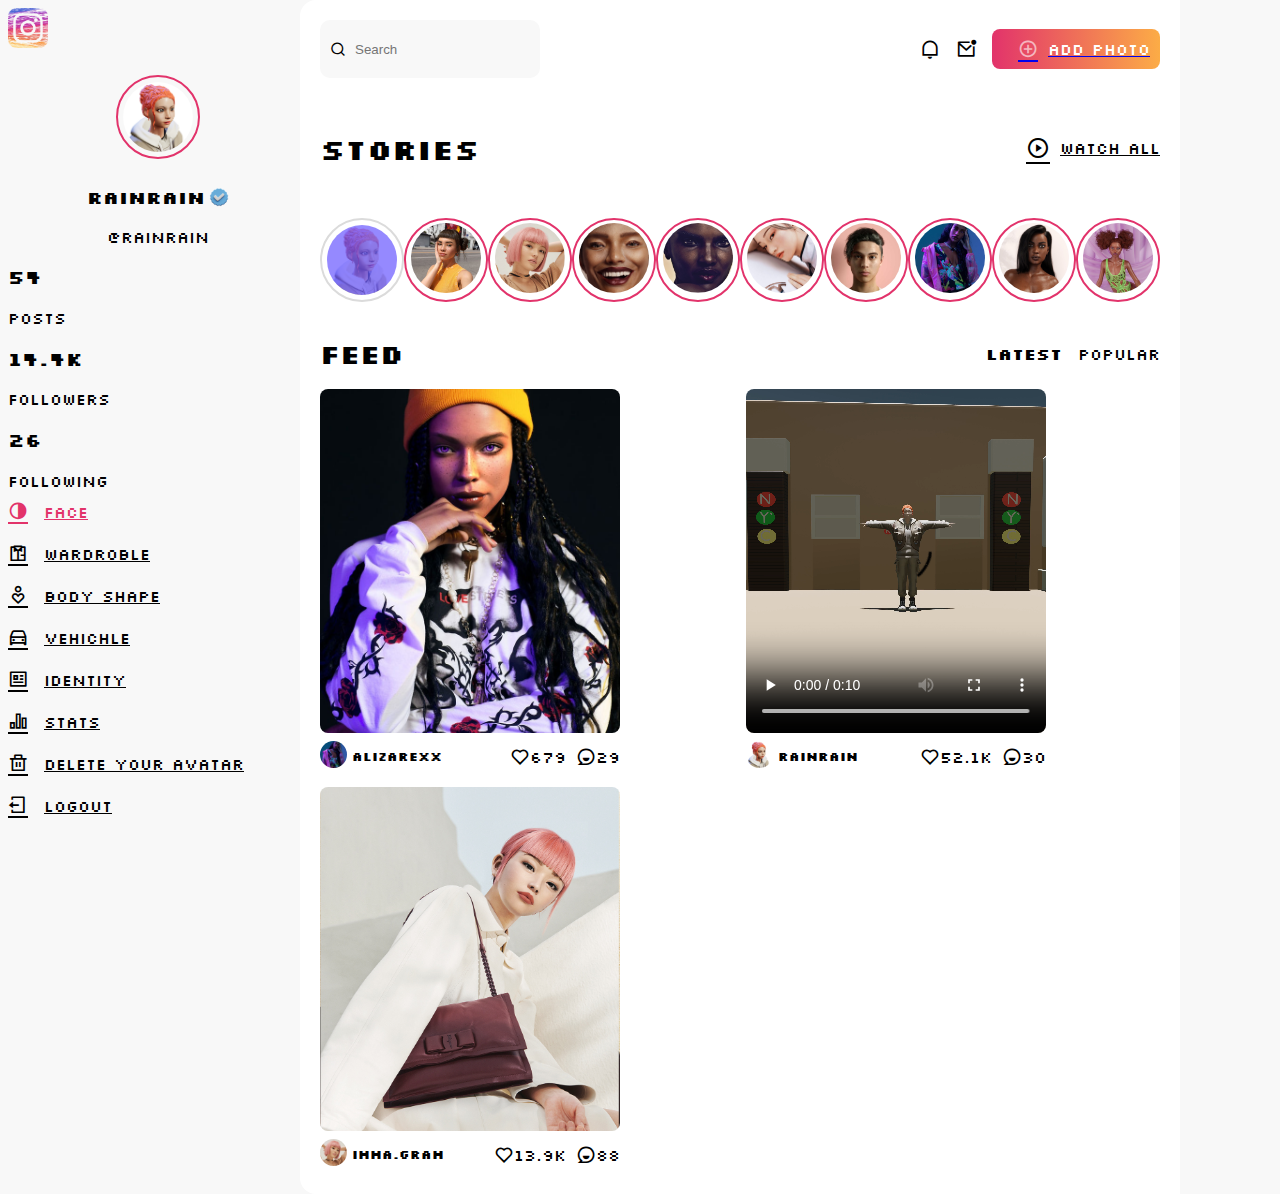
<file: index.html>
<!DOCTYPE html>
<html lang="en">
  <head>
    <title>The Title Of Your Page</title>
    <meta charset="utf-8">
    <meta http-equiv="X-UA-Compatible" content="IE=edge">
    <meta name="viewport" content="width=device-width, initial-scale=1">
		<link rel="stylesheet" type="text/css" href="css/style.css">
        <link rel="stylesheet" type="text/css" href="fonts/remixicon.css">
        <title>Instagram Redesign Desktop</title>
  </head>  
  <body>
    <!-- Your content will go here -->
    <div class="sidebar">
        <a href="#" class="logo">
            <img src="img/logo.png" alt="">
        </a>
    <!-- profile image -->
        <div class="profile">
            <div class="profile-img">
                <img src="img/profile.png" alt="">
            </div>
            <div class="name">
                <h1>Rainrain</h1>
                <img src="img/verify.png" alt="">
            </div>
           <span>@Rainrain</span> 
        </div>
        <div class="about">
            <!-- box1 -->
            <div class="box"></div>
            <h3>54</h3>
            <span>Posts</span>
        </div>
        <div class="about">
            <!-- box2 -->
            <div class="box"></div>
            <h3>14.4k</h3>
            <span>Followers</span>
        </div>
        <div class="about">
            <!-- box3 -->
            <div class="box"></div>
            <h3>26</h3>
            <span>Following</span>
        </div>
        <!-- menu -->
        <div class="menu">
    
          <a href="#" class="active">
              
              <span class="icon">
                <i class="ri-contrast-fill"></i>
              </span>
              face
          </a>
          <a href="#">
              <span class="icon">
                <i class="ri-shirt-line"></i>
              </span>
              wardroble
          </a>

          <a href="#">
            <span class="icon">
                <i class="ri-empathize-line"></i>
            </span>
            body shape
        </a>

        <a href="#">
            <span class="icon">
                <i class="ri-car-line"></i>
            </span>
            Vehichle
        </a>

        <a href="#">
            <span class="icon">
                <i class="ri-profile-line"></i>
            </span>
            Identity
        </a>

        <a href="#">
            <span class="icon">
                <i class="ri-bar-chart-2-line"></i>
            </span>
            Stats
        </a>
         
         <a href="#">
              <span class="icon">
                <i class="ri-delete-bin-line"></i>
              </span>
              Delete your avatar 
          </a>

          <a href="#">
            <span class="icon">
                <i class="ri-logout-box-line"></i>
            </span>
            Logout
        </a>
    </div>
    </div>
    <div class="main-home">
    <!-- Header -->
        <div class="header">
            <!-- search -->
            <div class="search">
                    <i class="ri-search-line"></i>
                    <input type="text" placeholder="Search">

                </div>
                <!-- content -->
                <div class="header-content">
                    <i class="ri-notification-line"></i>
                    <i class="ri-mail-unread-line"></i>
                    <!-- button -->
                    <a href="#" class="btn">
                        <i class="ri-add-circle-line"></i>
                        <div class="btn-text">Add Photo</div>
                    </a>
                </div>
            </div>
            <!-- Stories -->
            <div class="stories-title">
                <h1>Stories</h1>
                <a href="#" class="btn">
                    <i class="ri-play-circle-line"></i>
                    <div class="text">Watch all</div>
                </a>
            </div>
            <!-- stories content -->
            <div class="stories">
                <!-- sotries 1  -->
                <div class="stories-img color">
                    <img src="img/profile.png" alt="">
                    <div class="add"></div>
                </div>
                 <!-- sotries 2  -->
                 <div class="stories-img ">
                    <a href="page1.html" class="">
                        <img src="img/profile2.png" alt="">
                    </a>
                </div>
                 <!-- sotries 3  -->
                 <div class="stories-img ">
                    <a href="page2.html" class="">
                        <img src="img/profile3.png" alt="">
                    </a>
                </div>
                 <!-- sotries 4  -->
                 <div class="stories-img ">
                    <a href="page3.html" class="">
                        <img src="img/profile4.png" alt="">
                    </a>
                </div>
                 <!-- sotries 5  -->
                 <div class="stories-img ">
                    <a href="page4.html" class="">
                        <img src="img/profile5.png" alt="">
                    </a>
                </div>
                 <!-- sotries 6  -->
                 <div class="stories-img ">
                    <a href="page5.html" class="">
                        <img src="img/profile6.png" alt="">
                    </a>
                </div>
                 <!-- sotries 7  -->
                 <div class="stories-img ">
                    <a href="page6.html" class="">
                        <img src="img/profile7.png" alt="">
                    </a>
                </div>
                 <!-- sotries 8  -->
                 <div class="stories-img ">
                    <a href="page7.html" class="">
                        <img src="img/profile8.png" alt="">
                    </a>
                </div>
                 <!-- sotries 9  -->
                 <div class="stories-img ">
                    <a href="page8.html" class="">
                        <img src="img/profile9.png" alt="">
                    </a>
                </div>
                 <!-- sotries 10  -->
                 <div class="stories-img ">
                   
                    <a href="page9.html" class="">
                        <img src="img/profile10.png" alt="">
                    </a>
                </div>
            </div>
            <!-- main posts -->
            <div class="feed">
                <h1>Feed</h1>
                <div class="feed-text">
                    <h2>Latest</h2>
                    <span>Popular</span>
                </div>
            </div>
            <!-- posts -->
            <div class="main-posts">
                <!-- box1 -->
                <div class="post-box">
                    <img src="img/post1.jpg" alt="">

                    <div class="post-info">
                        <div class="post-profile">
                            <div class="post-img">
                                <img src="img/profile8.png" alt="">

                            </div>
                            <h3>alizarexx</h3>
                        </div>
                        <div class="likes">
                            <i class="ri-heart-line"></i>
                            <span>679</span>
                            <i class="ri-chat-smile-3-line"></i>
                            <span>29</span>
                        </div>
                    </div>
                </div>

                <!-- box2 -->
                <div class="post-box">
                    <video width="920vh" height="540vh" controls>
                        <source src="video/rainy.mp4" type="video/mp4" alt="space2"> 
                        </video>

                    <div class="post-info">
                        <div class="post-profile">
                            <div class="post-img">
                                <img src="img/profile.png" alt="">

                            </div>
                            <h3>RAINRAIN</h3>
                        </div>
                        <div class="likes">
                            <i class="ri-heart-line"></i>
                            <span>52.1k</span>
                            <i class="ri-chat-smile-3-line"></i>
                            <span>30</span>
                        </div>
                    </div>
                </div>

                 <!-- box3 -->
                 <div class="post-box">
                    <img src="img/post3.jpg" alt="">

                    <div class="post-info">
                        <div class="post-profile">
                            <div class="post-img">
                                <img src="img/profile3.png" alt="">

                            </div>
                            <h3>imma.gram</h3>
                        </div>
                        <div class="likes">
                            <i class="ri-heart-line"></i>
                            <span>13.9k</span>
                            <i class="ri-chat-smile-3-line"></i>
                            <span>88</span>
                        </div>
                    </div>
                </div>

            </div>
        </div>
  </body>
</html>
</file>
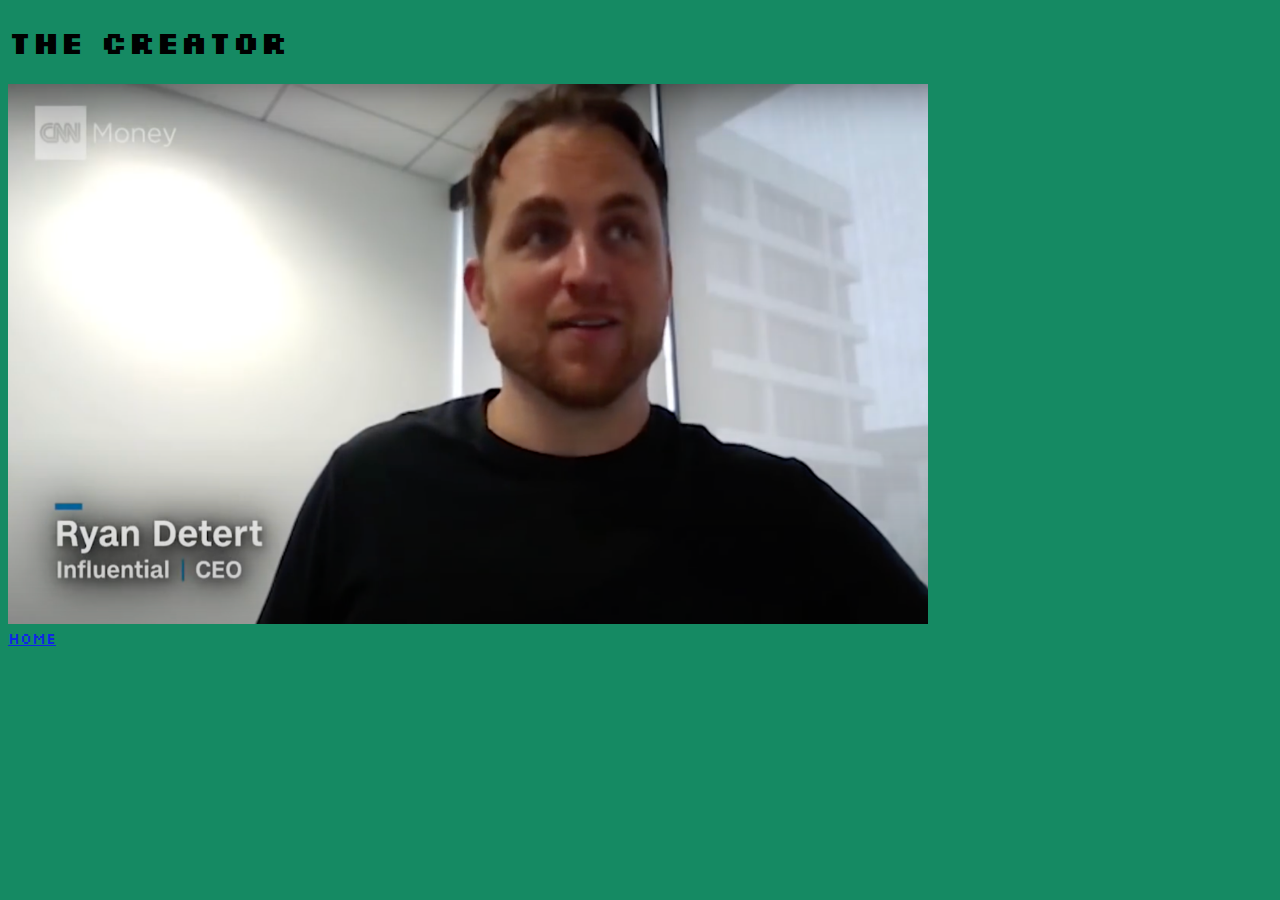
<file: page1.html>
<!DOCTYPE html>
<html lang="en">
  <head>
    <title>The Title Of Your Page</title>
    <meta charset="utf-8">
    <meta http-equiv="X-UA-Compatible" content="IE=edge">
    <meta name="viewport" content="width=device-width, initial-scale=1">
		<link rel="stylesheet" type="text/css" href="css/style.css">
  </head>  
  <body style="background-color: rgb(21, 138, 99)">
    <h1>The creator</h1>
    <img width="920vh" height="540vh" src="img/creator2.jpg" alt="">
   
        <li>
        <a href="index.html" style="color: rgb(15, 37, 233);">
          Home
        </a>
      </li>


    </div>
  </body>
</html>
</file>
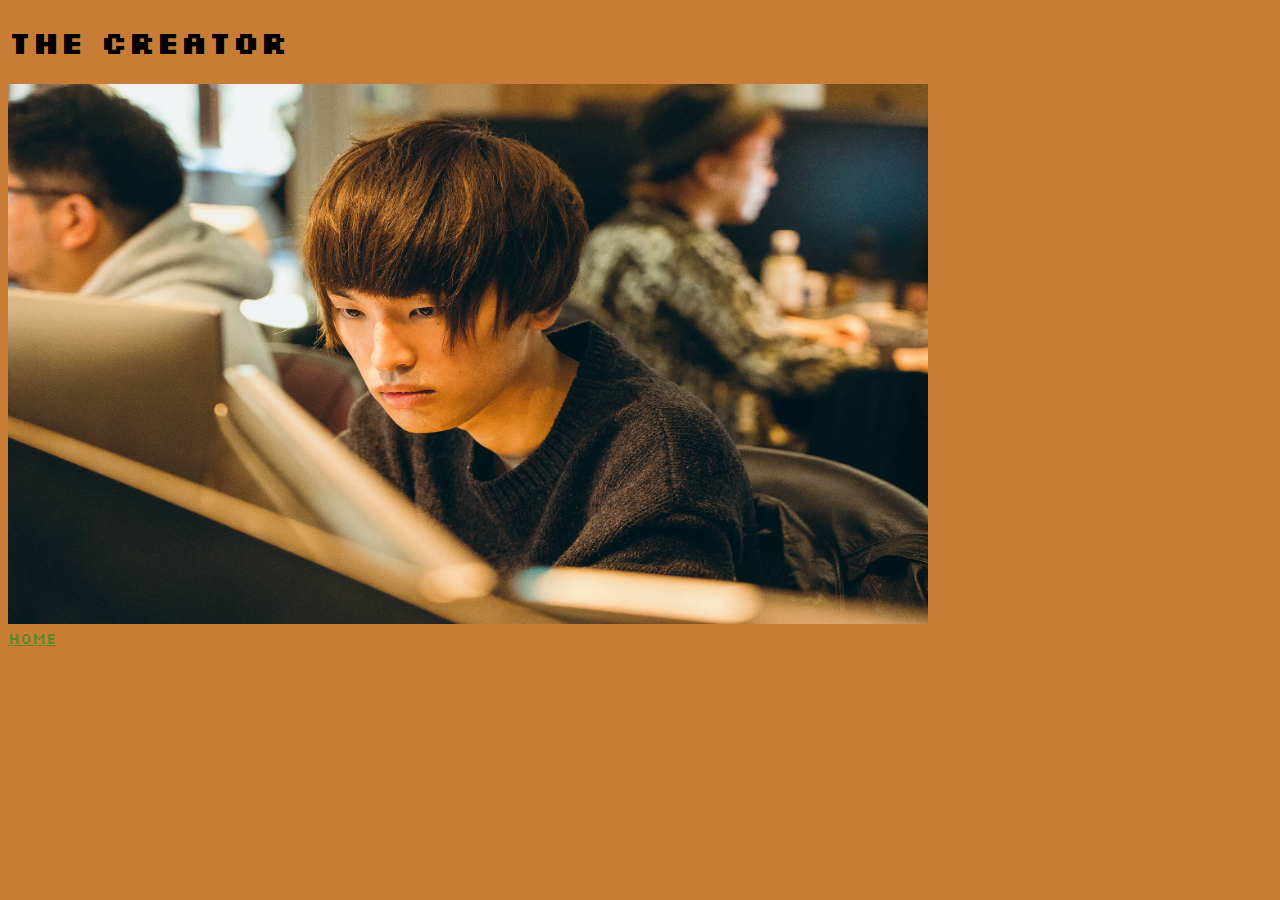
<file: page2.html>
<!DOCTYPE html>
<html lang="en">
  <head>
    <title>The Title Of Your Page</title>
    <meta charset="utf-8">
    <meta http-equiv="X-UA-Compatible" content="IE=edge">
    <meta name="viewport" content="width=device-width, initial-scale=1">
		<link rel="stylesheet" type="text/css" href="css/style.css">
  </head>  
  <body style="background-color: rgb(201, 124, 53)">
    <h1>The creator</h1>
    <img width="920vh" height="540vh" src="img/creator3.jpg" alt="">
   
        <li>
        <a href="index.html" style="color: rgb(84, 139, 38);">
          Home
        </a>
      </li>


    </div>
  </body>
</html>
</file>
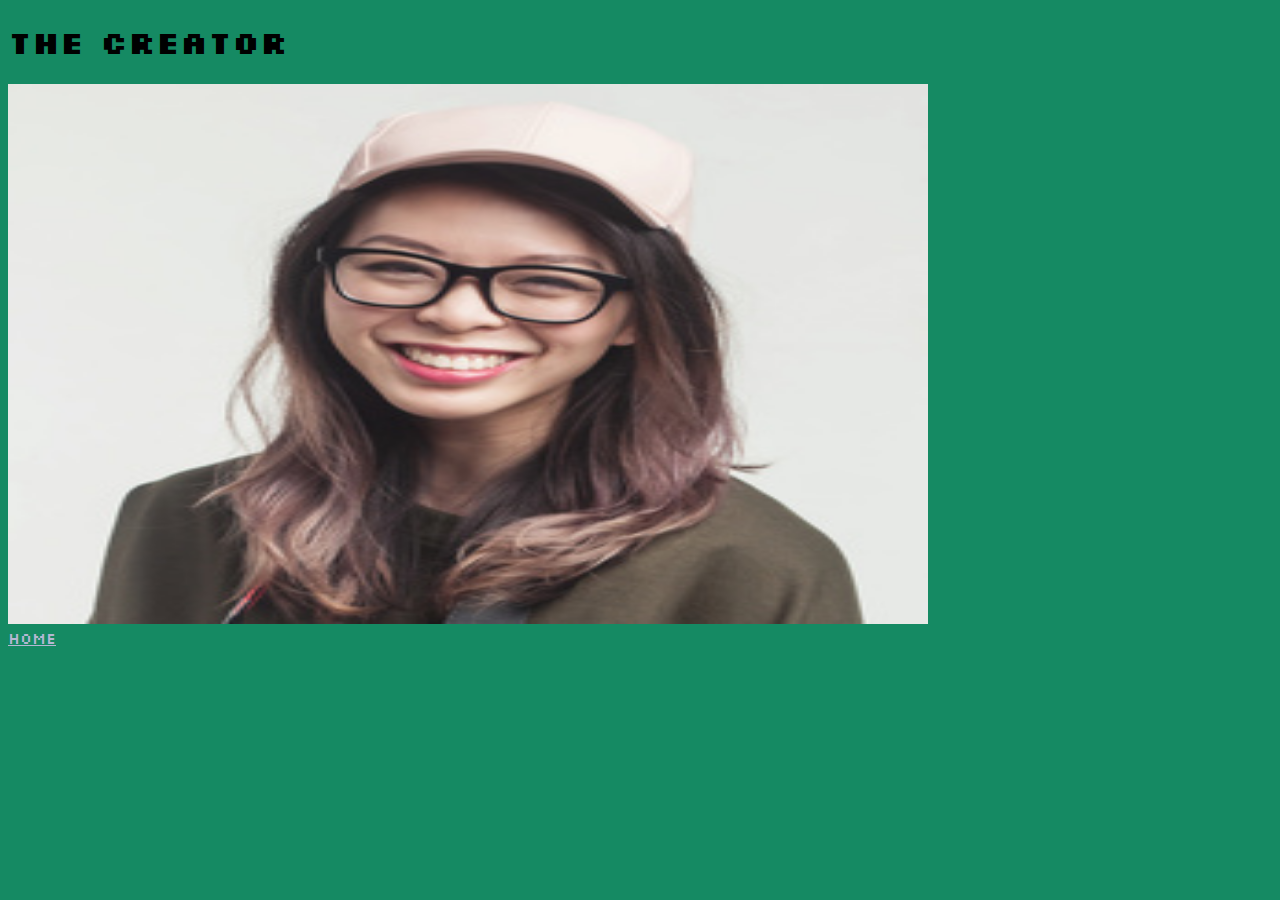
<file: page3.html>
<!DOCTYPE html>
<html lang="en">
  <head>
    <title>The Title Of Your Page</title>
    <meta charset="utf-8">
    <meta http-equiv="X-UA-Compatible" content="IE=edge">
    <meta name="viewport" content="width=device-width, initial-scale=1">
		<link rel="stylesheet" type="text/css" href="css/style.css">
  </head>  
  <body style="background-color: rgb(21, 138, 99)">
    <h1>The creator</h1>
    <img width="920vh" height="540vh" src="img/creator4.jpg" alt="">
   
        <li>
        <a href="index.html" style="color: rgb(180, 183, 211);">
          Home
        </a>
      </li>


    </div>
  </body>
</html>
</file>
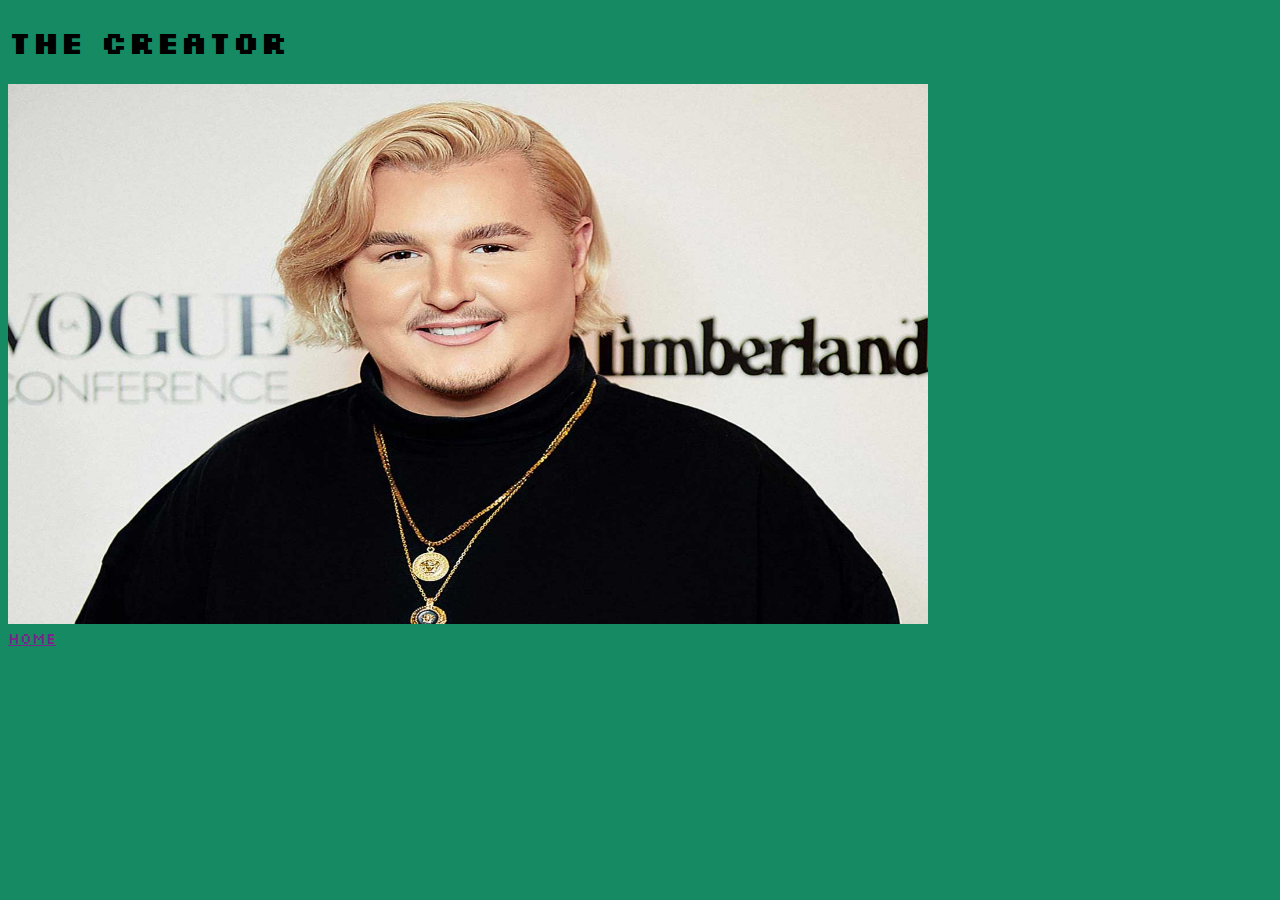
<file: page4.html>
<!DOCTYPE html>
<html lang="en">
  <head>
    <title>The Title Of Your Page</title>
    <meta charset="utf-8">
    <meta http-equiv="X-UA-Compatible" content="IE=edge">
    <meta name="viewport" content="width=device-width, initial-scale=1">
		<link rel="stylesheet" type="text/css" href="css/style.css">
  </head>  
  <body style="background-color: rgb(21, 138, 99)">
    <h1>The creator</h1>
    <img width="920vh" height="540vh" src="img/creator5.jpg" alt="">
   
        <li>
        <a href="index.html" style="color: rgb(126, 36, 138);">
          Home
        </a>
      </li>


    </div>
  </body>
</html>
</file>
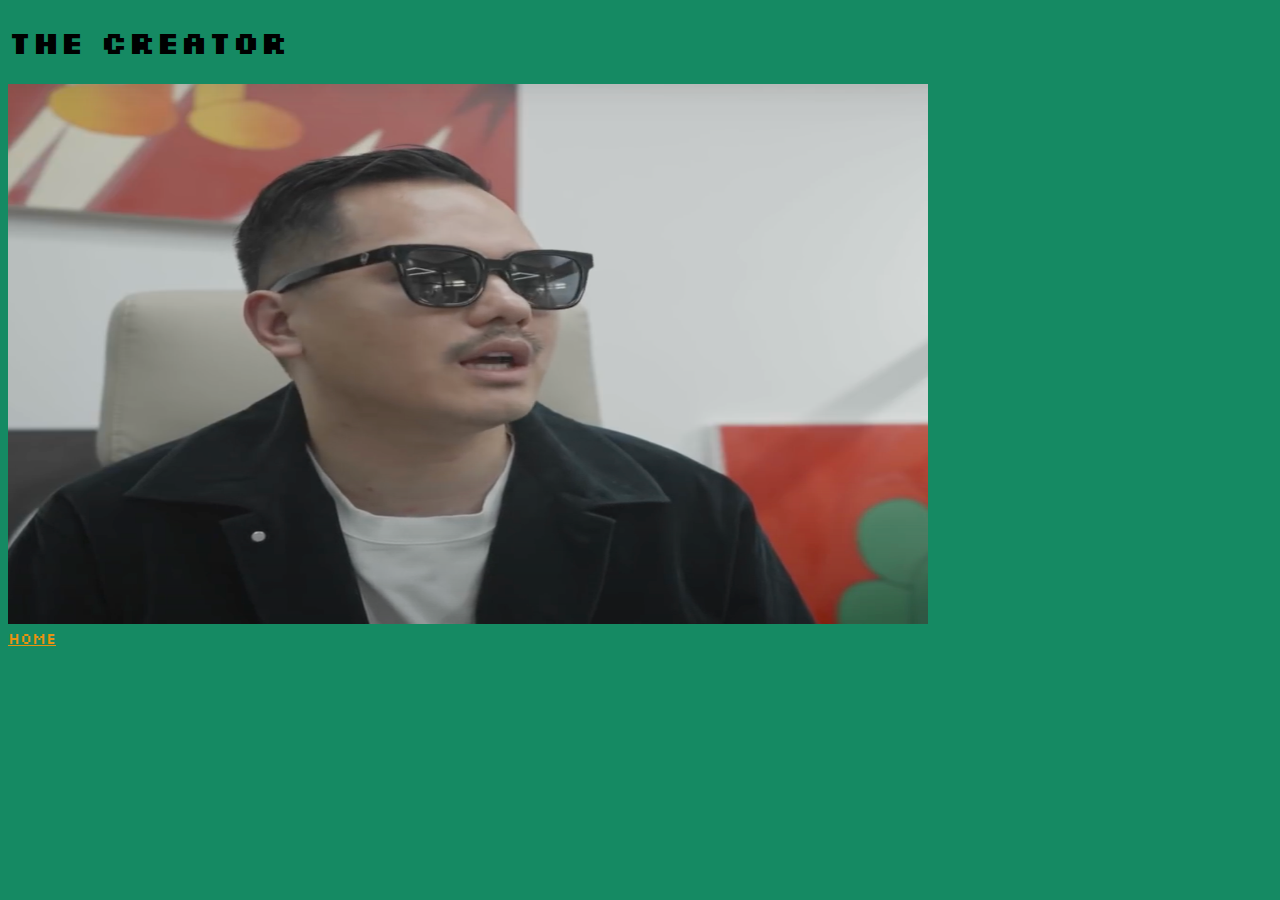
<file: page5.html>
<!DOCTYPE html>
<html lang="en">
  <head>
    <title>The Title Of Your Page</title>
    <meta charset="utf-8">
    <meta http-equiv="X-UA-Compatible" content="IE=edge">
    <meta name="viewport" content="width=device-width, initial-scale=1">
		<link rel="stylesheet" type="text/css" href="css/style.css">
  </head>  
  <body style="background-color: rgb(21, 138, 99)">
    <h1>The creator</h1>
    <img width="920vh" height="540vh" src="img/creator6.png" alt="">
   
        <li>
        <a href="index.html" style="color: rgb(233, 146, 15);">
          Home
        </a>
      </li>


    </div>
  </body>
</html>
</file>
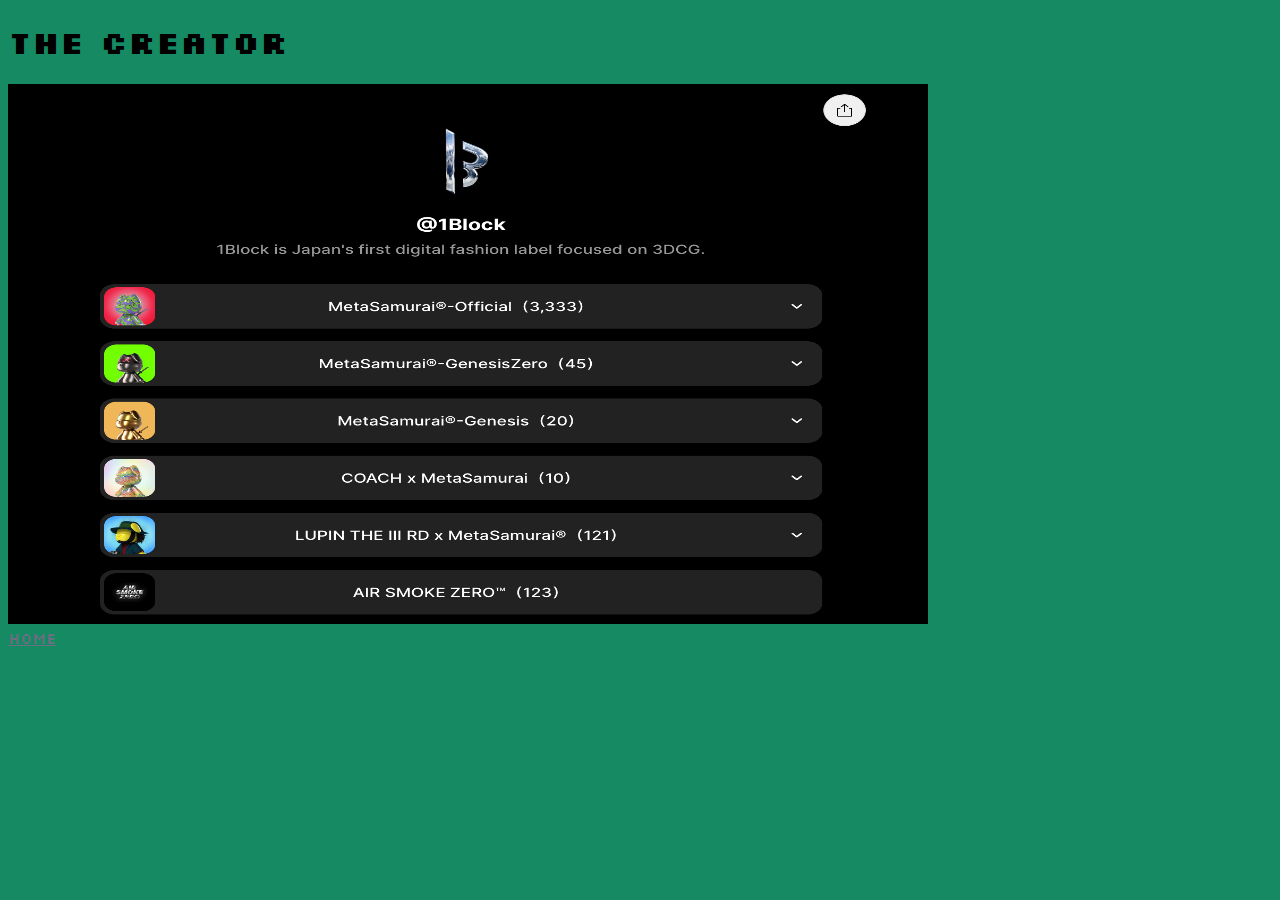
<file: page6.html>
<!DOCTYPE html>
<html lang="en">
  <head>
    <title>The Title Of Your Page</title>
    <meta charset="utf-8">
    <meta http-equiv="X-UA-Compatible" content="IE=edge">
    <meta name="viewport" content="width=device-width, initial-scale=1">
		<link rel="stylesheet" type="text/css" href="css/style.css">
  </head>  
  <body style="background-color: rgb(21, 138, 99)">
    <h1>The creator</h1>
    <img width="920vh" height="540vh" src="img/creator7.png" alt="">
   
        <li>
        <a href="index.html" style="color: rgb(108, 110, 129);">
          Home
        </a>
      </li>


    </div>
  </body>
</html>
</file>
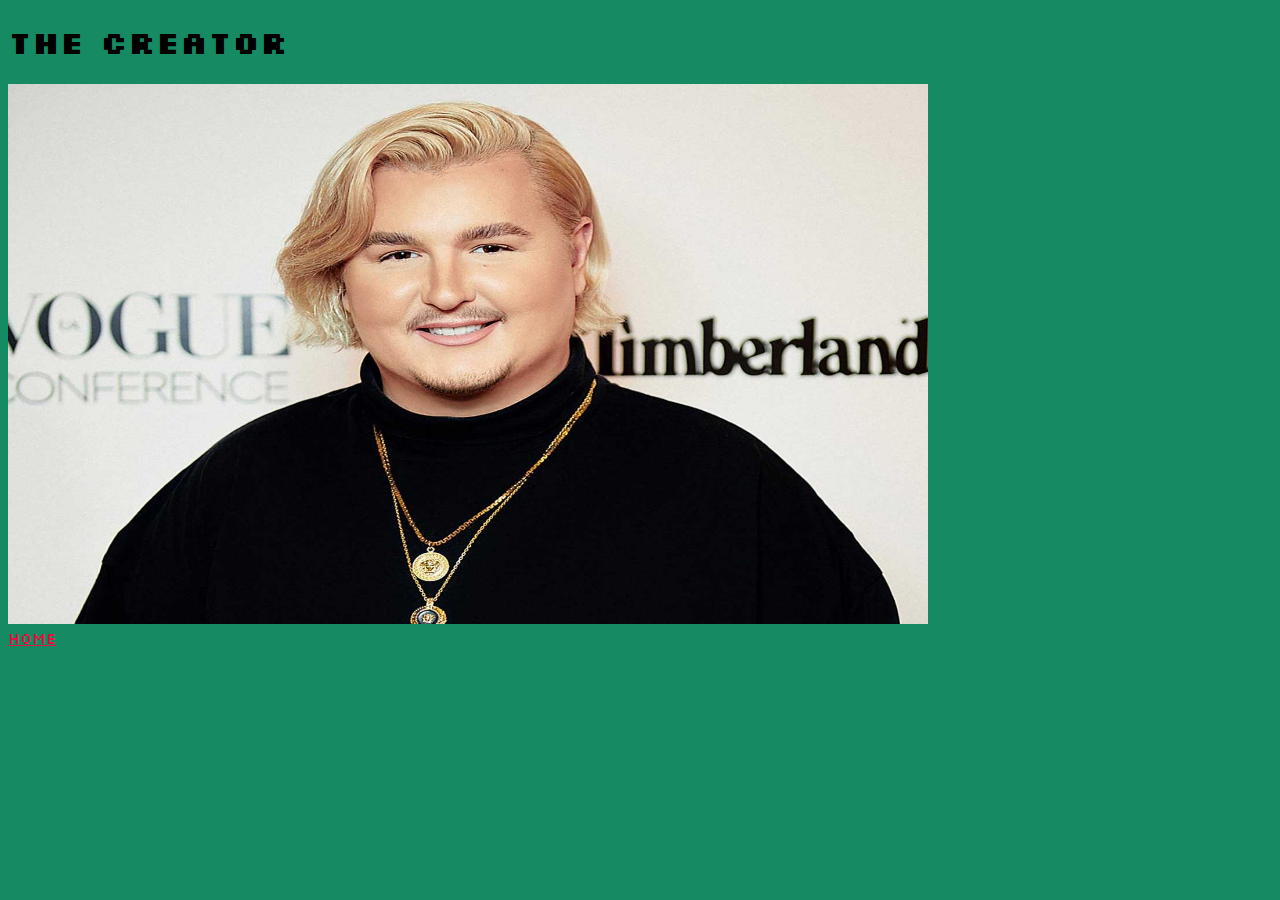
<file: page7.html>
<!DOCTYPE html>
<html lang="en">
  <head>
    <title>The Title Of Your Page</title>
    <meta charset="utf-8">
    <meta http-equiv="X-UA-Compatible" content="IE=edge">
    <meta name="viewport" content="width=device-width, initial-scale=1">
		<link rel="stylesheet" type="text/css" href="css/style.css">
  </head>  
  <body style="background-color: rgb(21, 138, 99)">
    <h1>The creator</h1>
    <img width="920vh" height="540vh" src="img/creator5.jpg" alt="">
   
        <li>
        <a href="index.html" style="color: rgb(233, 15, 62);">
          Home
        </a>
      </li>


    </div>
  </body>
</html>
</file>
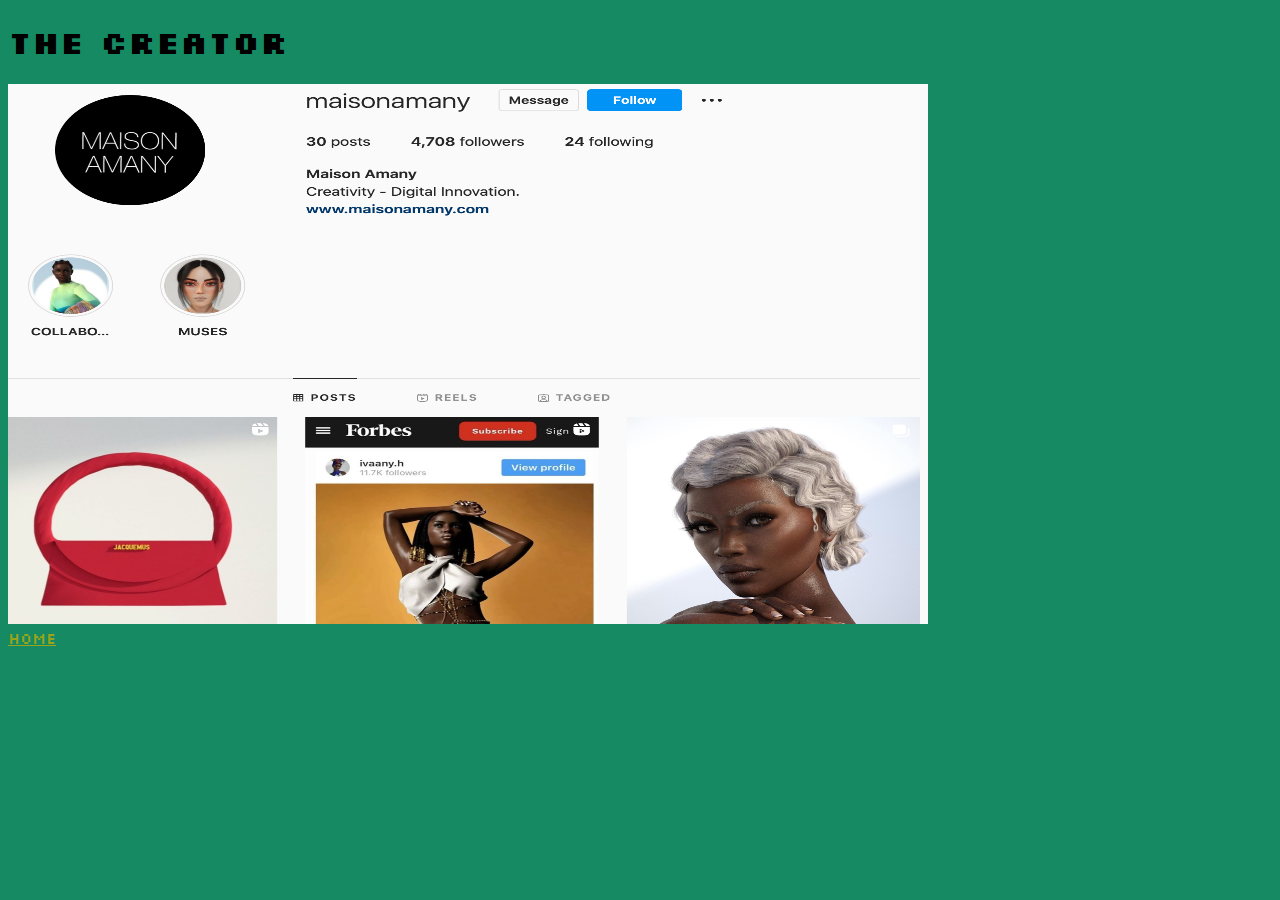
<file: page8.html>
<!DOCTYPE html>
<html lang="en">
  <head>
    <title>The Title Of Your Page</title>
    <meta charset="utf-8">
    <meta http-equiv="X-UA-Compatible" content="IE=edge">
    <meta name="viewport" content="width=device-width, initial-scale=1">
		<link rel="stylesheet" type="text/css" href="css/style.css">
  </head>  
  <body style="background-color: rgb(21, 138, 99)">
    <h1>The creator</h1>
    <img width="920vh" height="540vh" src="img/creator9.png" alt="">
   
        <li>
        <a href="index.html" style="color: rgb(154, 163, 26);">
          Home
        </a>
      </li>


    </div>
  </body>
</html>
</file>
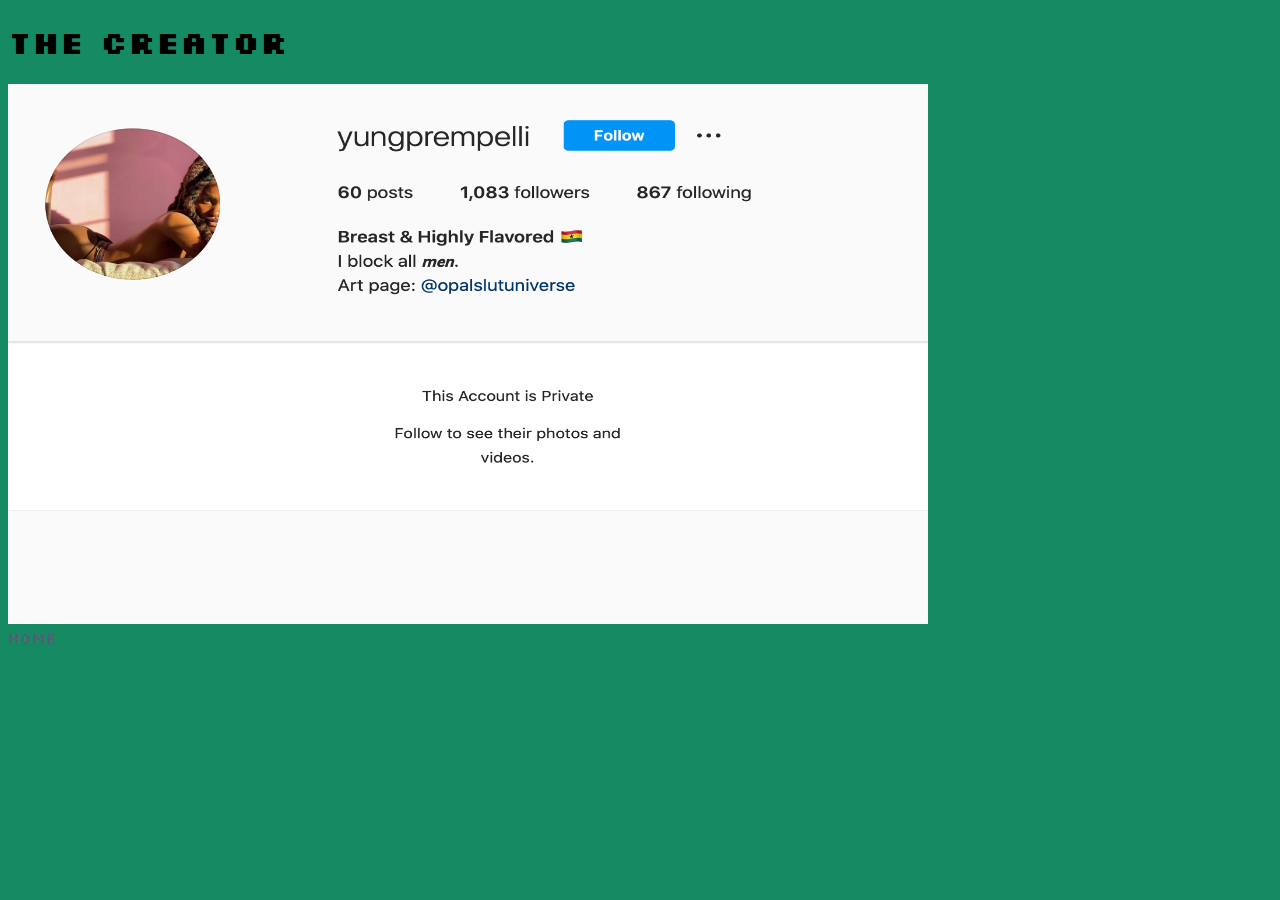
<file: page9.html>
<!DOCTYPE html>
<html lang="en">
  <head>
    <title>The Title Of Your Page</title>
    <meta charset="utf-8">
    <meta http-equiv="X-UA-Compatible" content="IE=edge">
    <meta name="viewport" content="width=device-width, initial-scale=1">
		<link rel="stylesheet" type="text/css" href="css/style.css">
  </head>  
  <body style="background-color: rgb(21, 138, 99)">
    <h1>The creator</h1>
    <img width="920vh" height="540vh" src="img/creator10.png" alt="">
   
        <li>
        <a href="index.html" style="color: rgb(90, 93, 119);">
          Home
        </a>
      </li>


    </div>
  </body>
</html>
</file>
<file: css/style.css>
@import url('https://fonts.googleapis.com/css2?family=Silkscreen&display=swap');

body{
    background: #f8f8f8;
    font-family: 'Silkscreen', cursive;
}
:root{
    --gradient: linear-gradient(to right, #e2336b, #fcac46);
}
.sidebar{
 position: fixed;
 width: 300px;
 height: 100vh; 
 background: #f8f8f8;
 z-index: 2;
}

.main-home {
    position:absolute;
    width: calc(100% -300px);
    min-height: 100vh;
    top: 0;
    left: 300px;    
    background: #fff;
    border-radius: 1rem 0 0 1rem;
    z-index: 1000;
}

.logo img{
    width: 40px;
}

.profile{
    display: flex;
    flex-direction: column;
    align-items: center;
    justify-content: center;
    margin-top: 1.4rem;
}

.profile-img{
    display: flex;
    align-items: center;
    justify-content: center;
    width: 80px;
    height: 80px;
    border-radius: 50%;
    border: 2px solid #e2336b;
}

.profile-img img{
    width: 70px;
    height: 70px;
    object-fit: cover;
    border-radius: 50%;
    object-position: center;
    
}

.name{
    display: flex;
    align-items: center;
    margin: 1rem 0 0.4rem;
}

.name h1{
    font-size: 1.1rem;
}

.name img{
    margin-left: 4px;
    width: 20px;
    object-fit: contain;

}

.profile-img span{
font-size: 0.938rem;
font-weight: 400;
}

.about{
    display:inline;
    justify-content: space-between;
    margin-top: 0.1rem;
}

.box{
    text-align: center;
}

.box h3 {
    font-size: 0.1rem;
    font-weight: 500;
}

.box span{
    font-size: 0.1rem;
    font-weight: 400;
}

.menu a{
    width: 100%;
    font-size: 1rem;
    color: #000;
    display: flex;
    align-items: center;
    line-height: 40px;
}

.menu a:hover,
.menu .active {
    color: #e2336a;
}

.menu .icon{
    margin-right: 1rem;
    font-size: 20px;
}

.menu a:hover::before,
.menu active::before{
    content: '';
    position: absolute;
    right: 0;
    width: 2px;
    height: 17px;
    background: #e2336a;
}

/* main home */

.main-home{
    padding: 20px;
    overflow: hidden;

}

.header{
    display: flex;
    align-items: center;
    justify-content: space-between;
}

.search{
    display: flex;
    align-items: center;
    background: #f8f8f8;
    width: 200px;
    height: 2.4rem;
    padding: 10px;
    border-radius: 10px;
}

.search input{
    border: none;
    outline: none;
    background: transparent;
     margin-left: 7px;
}

.search o {
    font-size: 20px;
}

.header-content{
    display: flex;
    align-items: center;
}

.header-content i{
    color: #000;
    font-size: 20px;
    margin-left: 1rem;
}

.header-content .btn{
    display: flex;
    align-items: center;
    padding: 10px;
    border-radius: 8px;
    background: var(--gradient);
    margin-left: 1rem;
}

.header-content .btn i{
    color: hsla(0, 0%, 100%, 0.6);
    margin-right: 10px;
}

.btn-text{
    color: #fff;
}

.stories-title{
    display: flex;
    justify-content: space-between;
    margin-top: 2rem;
}

.stories-title h1{
    font-size: 1.8rem;
}

.stories-title .btn{
    display: flex;
    align-items: center;
    color: #000;
}

.stories-title .btn i{
    font-size: 24px;
    margin-right: 10px;
}

.stories{
    display: flex;
    align-items: center;
    justify-content: space-between;
    margin-top: 2rem;
}

.stories-img{
    display: flex;
    align-items: center;
    justify-content: center;
    width: 80px;
    height: 80px;
    border-radius: 50%;
    border: 2px solid #e2336b;
}

.stories-img img{
    width: 70px;
    height: 70px;
    object-fit: cover;
    border-radius: 50%;
    object-position: center;
}

.stories-img.color{
    border: 2px solid #dbdbdb;
}

.stories-img .add{
    position: absolute;
    display: flex;
    align-items: center;
    justify-content: center;
    font-size: 20px;
    width: 70px;
    height: 70px;
    border-radius: 50%;
    color: #fff;
    background: hsla(246, 100%, 67%, 0.7);

}

.feed{
    display: flex;
    align-items: center;
    justify-content: space-between;
    margin-top: 1rem;

}

.feed h1{
    font-size: 1.7rem;
}

.feed-text{
    display: flex;
    align-items: center;
}

.feed-text h2{
    font-size: 1rem;
    margin-right: 1rem;
}

.main-posts{
    display: grid;
    grid-template-columns:  repeat(auto-fit, minmax(300px, auto));
    gap: 11px;
}

.post-box{
    width: 300px;
}

.post-box img{
    width: 100%;
    height: 344px;
    object-fit: cover;
    border-radius: 0.5rem;
}

.post-box video{
    width: 100%;
    height: 344px;
    object-fit: cover;
    border-radius: 0.5rem;
}

.post-info{
     display: flex;
     align-items: center;
     justify-content: space-between;
}

.post img{
    display: flex;
    align-items: center;
    justify-content: center;
    width: 35px;
    height: 35px;
    border: 2px solid #e2336b;
    border-radius: 50%;
}

.post-img img{
    width: 27px;
    height: 27px;
    object-fit: cover;
    border-radius: 50%;
    object-position: center;
}
.post-profile{
    display: flex;
    align-items: center;
}

.post-profile h3{
    font-size: 12px;
    font-weight: 600px;
    margin-left: 5px;
}
 .likes{
     display: flex;
     align-items: center;
 }

 .likes i{
     font-size: 20px;
     margin-left: 10px;
 }

 .like span{
     font-size: 14px;
     margin-left: 7px;
 }
</file>
